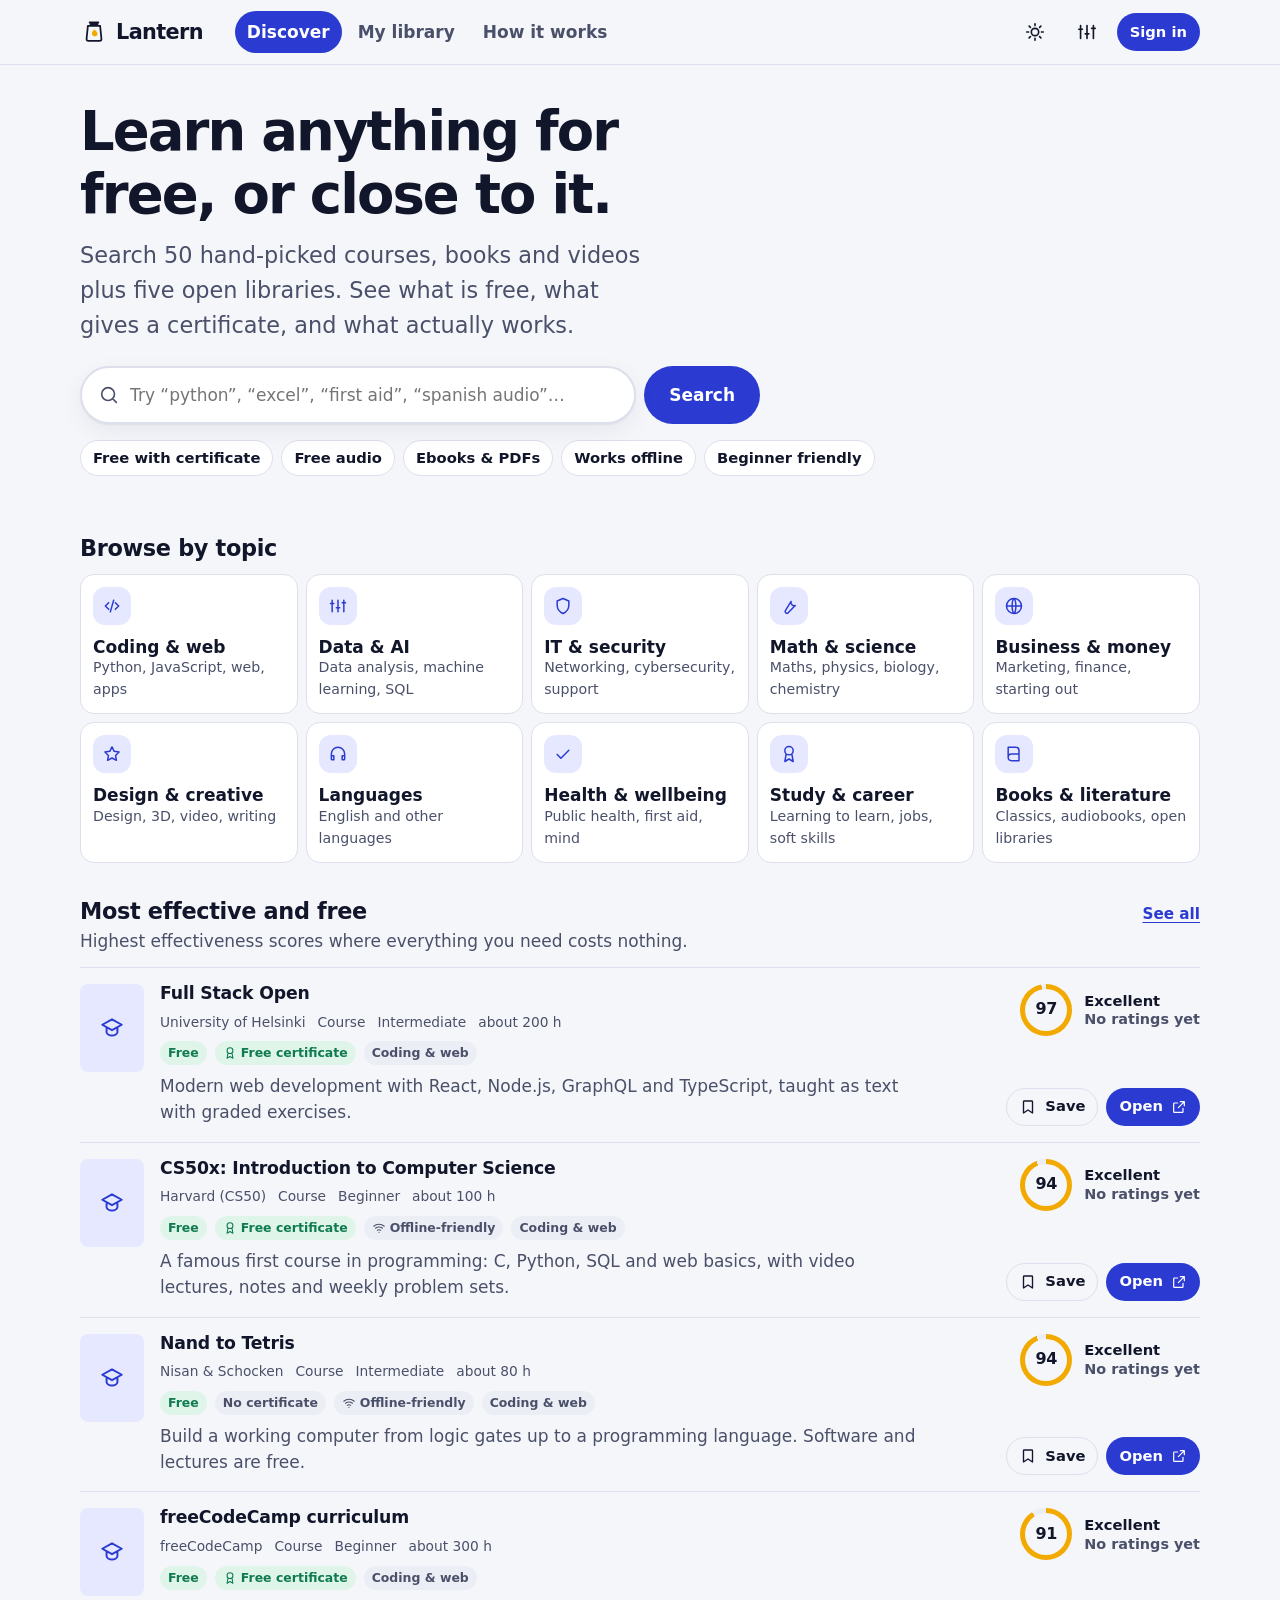
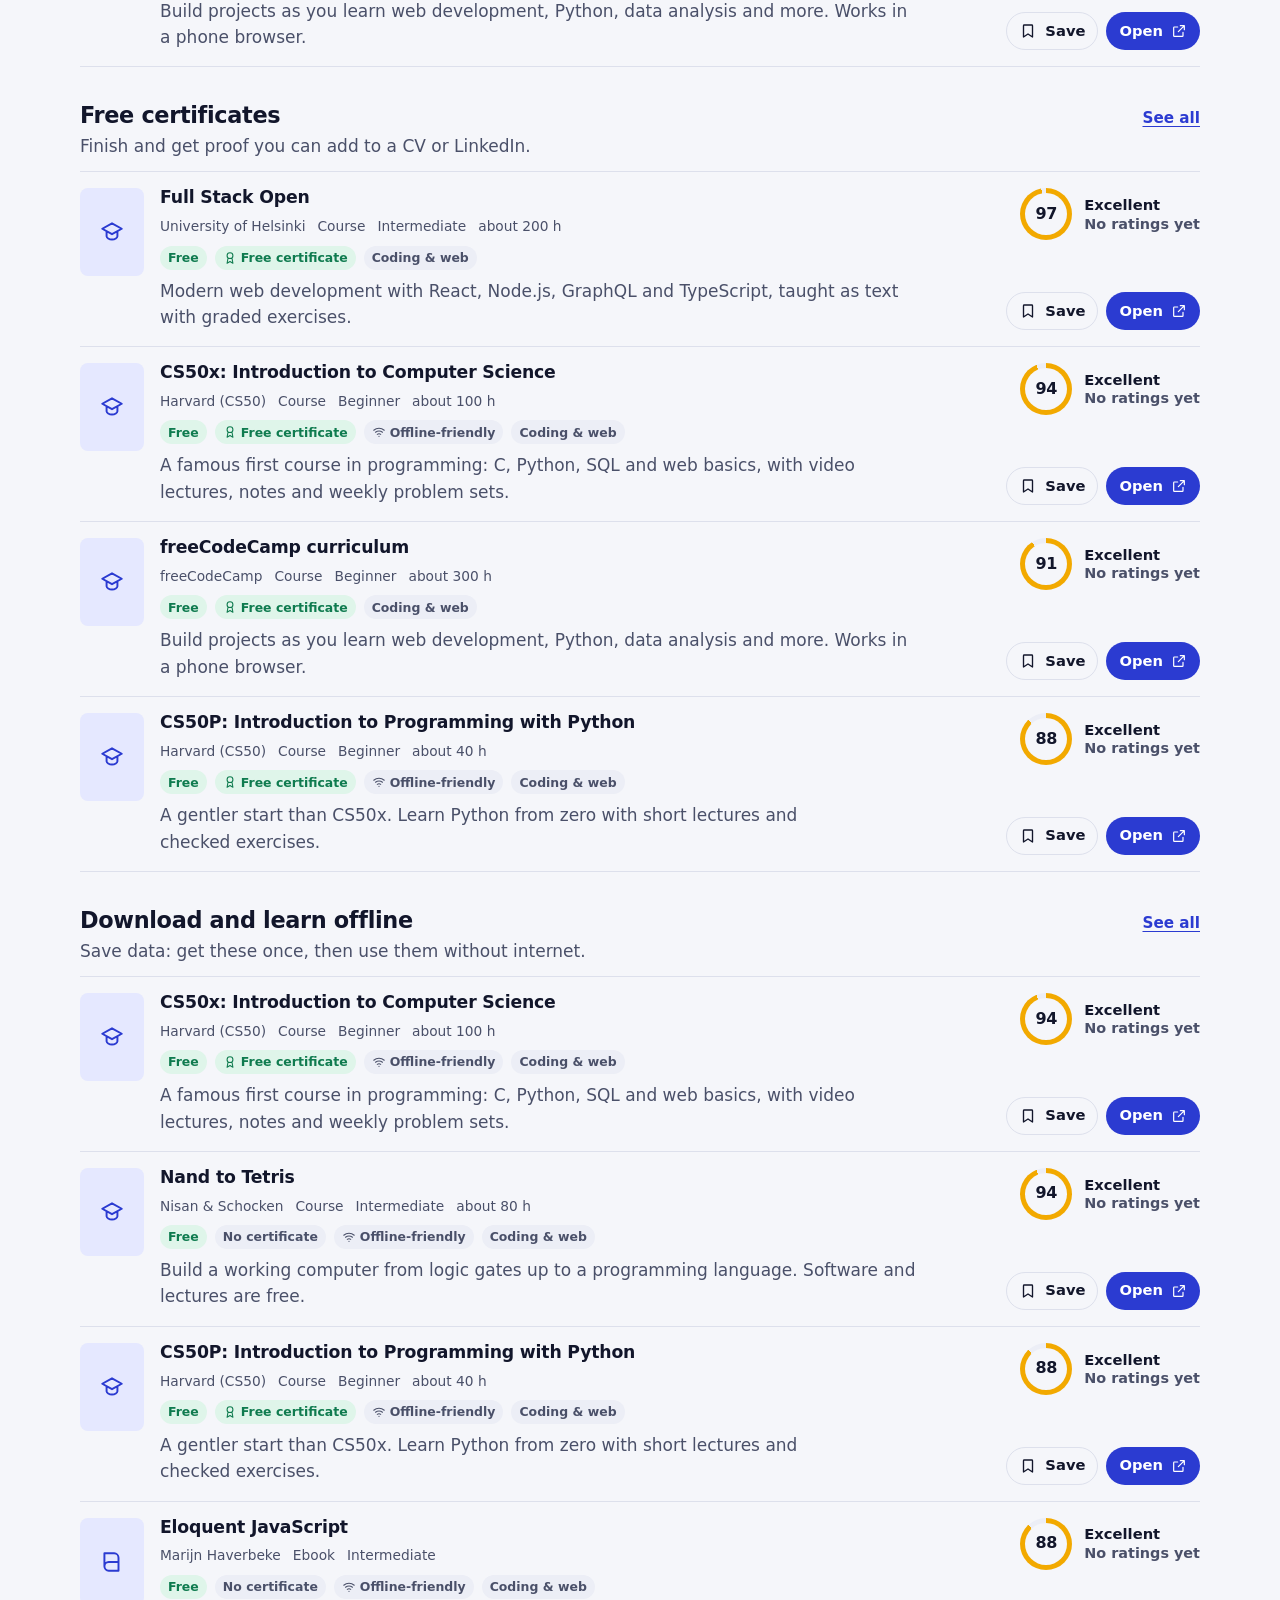
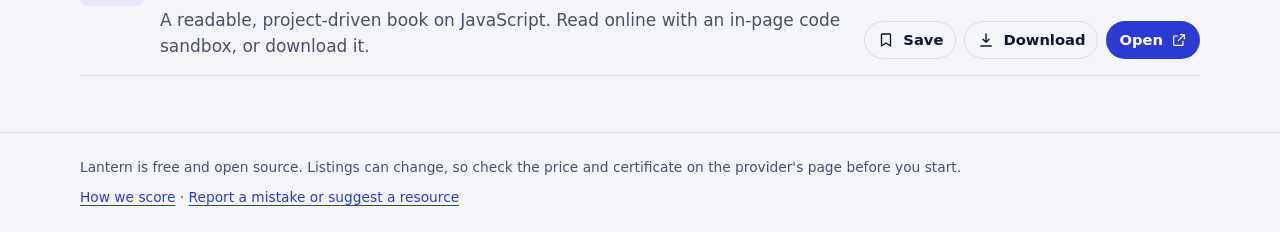
<file: index.html>
<!doctype html>
<html lang="en" data-theme="light">
<head>
  <meta charset="utf-8">
  <meta name="viewport" content="width=device-width, initial-scale=1, viewport-fit=cover">
  <!-- Content-Security-Policy: only this site's own scripts and styles run. Edit connect-src if you self-host Supabase. -->
  <meta http-equiv="Content-Security-Policy" content="default-src 'none'; script-src 'self'; style-src 'self'; img-src 'self' data: https://covers.openlibrary.org https://archive.org https://*.archive.org https://www.gutenberg.org; connect-src 'self' https://openlibrary.org https://gutendex.com https://archive.org https://en.wikiversity.org https://en.wikibooks.org https://*.supabase.co; manifest-src 'self'; worker-src 'self'; form-action 'self'; base-uri 'none'; object-src 'none'; upgrade-insecure-requests">
  <meta name="referrer" content="no-referrer">
  <meta name="color-scheme" content="light dark">
  <meta name="theme-color" content="#f5f6fa">
  <meta name="description" content="Lantern finds free and low-cost courses, ebooks, PDFs, audio and videos, shows how effective they are, and tells you if they come with a certificate.">
  <title>Lantern: free and low-cost learning</title>
  <link rel="manifest" href="manifest.webmanifest">
  <link rel="icon" href="icons/icon.svg" type="image/svg+xml">
  <link rel="apple-touch-icon" href="icons/icon-192.png">
  <script src="js/theme-init.js"></script>
  <link rel="stylesheet" href="css/tokens.css">
  <link rel="stylesheet" href="css/app.css">
  <link rel="stylesheet" href="css/components.css">
  <script type="module" src="js/app.js"></script>
</head>
<body>
  <a class="skip-link" href="#main">Skip to content</a>

  <header class="topbar">
    <div class="wrap topbar__inner">
      <a class="brand" href="#/" aria-label="Lantern home">
        <svg class="brand__mark" viewBox="0 0 32 32" width="28" height="28" aria-hidden="true">
          <path class="brand__frame" d="M11 5h10M12 5v2h8V5M9 9h14l1.5 15a2 2 0 0 1-2 2h-13a2 2 0 0 1-2-2z" fill="none" stroke="currentColor" stroke-width="2" stroke-linecap="round" stroke-linejoin="round"/>
          <path class="brand__flame" d="M16 21c-2.2-1.2-3-3-2-5 .6-1.2 1.6-1.8 2-3.2 1.8 1.4 4 3.2 4 5.4 0 1.6-1.4 2.8-4 2.8z"/>
        </svg>
        <span class="brand__name">Lantern</span>
      </a>

      <nav class="topnav" aria-label="Main">
        <a href="#/" data-nav="home">Discover</a>
        <a href="#/library" data-nav="library">My library</a>
        <a href="#/about" data-nav="about">How it works</a>
      </nav>

      <div class="topbar__tools">
        <button class="iconbtn" id="themeBtn" type="button"></button>
        <button class="iconbtn" id="settingsBtn" type="button" aria-label="Settings"></button>
        <button class="btn btn--small" id="accountBtn" type="button">Sign in</button>
      </div>
    </div>
  </header>

  <main id="main" tabindex="-1"></main>

  <footer class="footer">
    <div class="wrap footer__inner">
      <p>Lantern is free and open source. Listings can change, so check the price and certificate on the provider's page before you start.</p>
      <p><a href="#/about">How we score</a> · <a id="feedbackLink" rel="noopener noreferrer" target="_blank" href="#">Report a mistake or suggest a resource</a></p>
    </div>
  </footer>

  <nav class="tabbar" aria-label="Main (mobile)">
    <a href="#/" data-nav="home"><span data-icon="home"></span>Discover</a>
    <a href="#/search" data-nav="search"><span data-icon="search"></span>Search</a>
    <a href="#/library" data-nav="library"><span data-icon="bookmark"></span>Library</a>
    <a href="#/about" data-nav="about"><span data-icon="info"></span>About</a>
  </nav>

  <div id="toasts" role="status" aria-live="polite"></div>
  <dialog id="dialog" class="dialog" aria-labelledby="dialogTitle"></dialog>

  <noscript><p class="noscript">Lantern needs JavaScript to search and save resources. Please turn it on in your browser settings.</p></noscript>
</body>
</html>
</file>
<file: css/tokens.css>
/* Lantern — design tokens, themes and base styles.
   Themes: light, dark, night (true-black + amber, easy on eyes and OLED batteries). */

:root {
  --font: "Avenir Next", "Segoe UI Variable", "Segoe UI", system-ui, -apple-system, Roboto, "Noto Sans", sans-serif;
  --font-display: "Avenir Next", "Segoe UI Variable Display", "Segoe UI", system-ui, -apple-system, Roboto, sans-serif;

  --step--1: clamp(0.8rem, 0.78rem + 0.1vw, 0.86rem);
  --step-0: clamp(1rem, 0.97rem + 0.15vw, 1.0625rem);
  --step-1: clamp(1.2rem, 1.1rem + 0.5vw, 1.4rem);
  --step-2: clamp(1.5rem, 1.25rem + 1.2vw, 2.1rem);
  --step-3: clamp(2rem, 1.5rem + 2.6vw, 3.4rem);

  --space-1: 0.25rem;
  --space-2: 0.5rem;
  --space-3: 0.75rem;
  --space-4: 1rem;
  --space-5: 1.5rem;
  --space-6: 2.25rem;
  --space-7: 3.5rem;

  --radius-s: 8px;
  --radius-m: 14px;
  --radius-l: 22px;
  --radius-pill: 999px;

  --tap: 44px;
  --maxw: 1120px;
  --nav-h: 64px;
  --ease: cubic-bezier(0.2, 0.7, 0.2, 1);
}

:root,
:root[data-theme="light"] {
  color-scheme: light;
  --bg: #f5f6fa;
  --surface: #ffffff;
  --surface-2: #eceef6;
  --ink: #12162b;
  --ink-2: #4a5069;
  --line: #dde0ec;
  --brand: #2b3bd1;
  --brand-ink: #ffffff;
  --brand-soft: #e5e8ff;
  --glow: #f2a900;
  --glow-ink: #5a3d00;
  --glow-soft: #fff1cc;
  --good: #0f7b4f;
  --good-soft: #dff5ea;
  --warn: #8a5300;
  --warn-soft: #fff0d6;
  --bad: #b3261e;
  --shadow: 0 1px 2px rgb(18 22 43 / 0.06), 0 8px 24px rgb(18 22 43 / 0.06);
  --scrim: rgb(18 22 43 / 0.5);
}

:root[data-theme="dark"] {
  color-scheme: dark;
  --bg: #0f1222;
  --surface: #181c32;
  --surface-2: #212642;
  --ink: #eceefa;
  --ink-2: #a6accb;
  --line: #2c3252;
  --brand: #94a0ff;
  --brand-ink: #0b0f2e;
  --brand-soft: #262d5c;
  --glow: #ffc53d;
  --glow-ink: #ffe3a1;
  --glow-soft: #3a2f10;
  --good: #5fd59b;
  --good-soft: #12362a;
  --warn: #ffbf5e;
  --warn-soft: #3a2a0c;
  --bad: #ff8a80;
  --shadow: 0 1px 2px rgb(0 0 0 / 0.4), 0 8px 24px rgb(0 0 0 / 0.35);
  --scrim: rgb(0 0 0 / 0.65);
}

:root[data-theme="night"] {
  color-scheme: dark;
  --bg: #000000;
  --surface: #0b0a08;
  --surface-2: #17140f;
  --ink: #e8dfd0;
  --ink-2: #a39a8a;
  --line: #26221a;
  --brand: #e3a93b;
  --brand-ink: #120d00;
  --brand-soft: #2a2008;
  --glow: #e3a93b;
  --glow-ink: #f1d594;
  --glow-soft: #231a07;
  --good: #7fcf9f;
  --good-soft: #0e2218;
  --warn: #e3a93b;
  --warn-soft: #231a07;
  --bad: #ef8d84;
  --shadow: none;
  --scrim: rgb(0 0 0 / 0.8);
}

*,
*::before,
*::after {
  box-sizing: border-box;
}

html {
  -webkit-text-size-adjust: 100%;
  text-size-adjust: 100%;
  scroll-padding-top: calc(var(--nav-h) + 1rem);
}

body {
  margin: 0;
  min-height: 100vh;
  background: var(--bg);
  color: var(--ink);
  font-family: var(--font);
  font-size: var(--step-0);
  line-height: 1.55;
  text-rendering: optimizeLegibility;
  -webkit-font-smoothing: antialiased;
  transition: background-color 0.25s var(--ease), color 0.25s var(--ease);
}

h1, h2, h3, h4 {
  font-family: var(--font-display);
  line-height: 1.15;
  margin: 0;
  letter-spacing: -0.015em;
  text-wrap: balance;
}

p { margin: 0; text-wrap: pretty; }
ul, ol { margin: 0; padding: 0; list-style: none; }
img, svg { display: block; max-width: 100%; }
a { color: var(--brand); text-underline-offset: 3px; }
button, input, select, textarea { font: inherit; color: inherit; }
button { cursor: pointer; }

:focus-visible {
  outline: 3px solid var(--brand);
  outline-offset: 2px;
  border-radius: var(--radius-s);
}

.sr-only {
  position: absolute !important;
  width: 1px; height: 1px;
  padding: 0; margin: -1px;
  overflow: hidden; clip: rect(0 0 0 0);
  white-space: nowrap; border: 0;
}

.skip-link {
  position: absolute;
  left: var(--space-4);
  top: -100px;
  z-index: 100;
  background: var(--brand);
  color: var(--brand-ink);
  padding: var(--space-3) var(--space-4);
  border-radius: var(--radius-s);
  font-weight: 700;
}
.skip-link:focus { top: var(--space-3); }

.wrap {
  width: min(100% - 2rem, var(--maxw));
  margin-inline: auto;
}

@media (prefers-reduced-motion: reduce) {
  *, *::before, *::after {
    animation-duration: 0.01ms !important;
    animation-iteration-count: 1 !important;
    transition-duration: 0.01ms !important;
    scroll-behavior: auto !important;
  }
}

/* Data saver hides cover images to save mobile data. */
:root[data-datasaver="on"] .cover img { display: none; }
</file>
<file: css/app.css>
/* Lantern — shell, controls, home and search layouts. Components live in components.css. */

/* ---------- Top bar & mobile tab bar ---------- */
.topbar {
  position: sticky;
  top: 0;
  z-index: 20;
  background: color-mix(in srgb, var(--bg) 88%, transparent);
  backdrop-filter: saturate(1.4) blur(12px);
  border-bottom: 1px solid var(--line);
}
.topbar__inner {
  display: flex;
  align-items: center;
  gap: var(--space-4);
  min-height: var(--nav-h);
}
.brand {
  display: inline-flex;
  align-items: center;
  gap: var(--space-2);
  color: var(--ink);
  text-decoration: none;
  font-family: var(--font-display);
  font-weight: 800;
  font-size: 1.3rem;
  letter-spacing: -0.03em;
}
.brand__flame { fill: var(--glow); }
.brand__mark { color: var(--ink); }
.topnav { display: none; gap: var(--space-1); margin-left: var(--space-4); }
.topnav a {
  padding: var(--space-2) var(--space-3);
  border-radius: var(--radius-pill);
  color: var(--ink-2);
  text-decoration: none;
  font-weight: 600;
}
.topnav a:hover { color: var(--ink); background: var(--surface-2); }
.topnav a[aria-current="page"] { color: var(--brand-ink); background: var(--brand); }
.topbar__tools { margin-left: auto; display: flex; align-items: center; gap: var(--space-2); }

.tabbar {
  position: fixed;
  inset: auto 0 0 0;
  z-index: 20;
  display: grid;
  grid-template-columns: repeat(4, 1fr);
  background: var(--surface);
  border-top: 1px solid var(--line);
  padding-bottom: env(safe-area-inset-bottom);
}
.tabbar a {
  display: flex;
  flex-direction: column;
  align-items: center;
  gap: 2px;
  padding: var(--space-2) 0;
  min-height: 58px;
  justify-content: center;
  color: var(--ink-2);
  font-size: 0.75rem;
  font-weight: 600;
  text-decoration: none;
}
.tabbar a[aria-current="page"] { color: var(--brand); }
main { padding-bottom: calc(var(--space-7) + 58px + env(safe-area-inset-bottom)); outline: none; }

@media (min-width: 760px) {
  .topnav { display: flex; }
  .tabbar { display: none; }
  main { padding-bottom: var(--space-7); }
}

/* ---------- Buttons & inputs ---------- */
.btn {
  display: inline-flex;
  align-items: center;
  justify-content: center;
  gap: var(--space-2);
  min-height: var(--tap);
  padding: 0 var(--space-4);
  border: 1px solid transparent;
  border-radius: var(--radius-pill);
  background: var(--brand);
  color: var(--brand-ink);
  font-weight: 700;
  text-decoration: none;
  transition: transform 0.12s var(--ease), background-color 0.2s;
}
.btn:hover { filter: brightness(1.08); }
.btn:active { transform: scale(0.98); }
.btn--ghost { background: transparent; color: var(--ink); border-color: var(--line); }
.btn--ghost:hover { background: var(--surface-2); filter: none; }
.btn--small { min-height: 38px; padding: 0 var(--space-3); font-size: 0.92rem; }
.btn--danger { background: transparent; color: var(--bad); border-color: var(--bad); }
.btn[disabled], .btn[aria-disabled="true"] { opacity: 0.55; pointer-events: none; }
.btn--block { width: 100%; }

.iconbtn {
  display: inline-grid;
  place-items: center;
  width: var(--tap);
  height: var(--tap);
  border-radius: 50%;
  border: 1px solid transparent;
  background: transparent;
  color: var(--ink);
}
.iconbtn:hover { background: var(--surface-2); }

.field { display: grid; gap: var(--space-1); }
.field label, .field .label { font-weight: 700; font-size: 0.92rem; }
.field .hint { color: var(--ink-2); font-size: var(--step--1); }
.input, select.input, textarea.input {
  width: 100%;
  min-height: var(--tap);
  padding: 0 var(--space-4);
  background: var(--surface);
  border: 1.5px solid var(--line);
  border-radius: var(--radius-m);
  color: var(--ink);
}
textarea.input { padding: var(--space-3) var(--space-4); min-height: 90px; resize: vertical; }
.input:focus-visible { outline: 3px solid var(--brand); outline-offset: 1px; border-color: var(--brand); }
select.input { appearance: auto; padding-right: var(--space-3); }
.form-error { color: var(--bad); font-weight: 600; min-height: 1.4em; }
.form-ok { color: var(--good); font-weight: 600; }

/* ---------- Home ---------- */
.hero { padding: var(--space-6) 0 var(--space-5); }
.hero h1 { font-size: var(--step-3); font-weight: 800; letter-spacing: -0.035em; max-width: 16ch; }
.hero p.lede { margin-top: var(--space-3); color: var(--ink-2); font-size: var(--step-1); max-width: 40ch; }

.searchbar { margin-top: var(--space-5); display: flex; gap: var(--space-2); max-width: 680px; }
.searchbar__field {
  position: relative;
  flex: 1;
  display: flex;
  align-items: center;
  background: var(--surface);
  border: 2px solid var(--line);
  border-radius: var(--radius-pill);
  box-shadow: var(--shadow);
  transition: border-color 0.2s, box-shadow 0.3s;
}
.searchbar__field:focus-within {
  border-color: var(--glow);
  box-shadow: 0 0 0 5px color-mix(in srgb, var(--glow) 28%, transparent);
}
.searchbar__field .icon { position: absolute; left: var(--space-4); color: var(--ink-2); }
.searchbar input {
  width: 100%;
  min-height: 54px;
  padding: 0 var(--space-4) 0 3rem;
  border: 0;
  background: transparent;
  border-radius: var(--radius-pill);
  outline: none;
}
.searchbar .btn { min-height: 54px; padding: 0 var(--space-5); }

.quick { margin-top: var(--space-4); display: flex; flex-wrap: wrap; gap: var(--space-2); }
.chip {
  display: inline-flex;
  align-items: center;
  gap: var(--space-2);
  min-height: 36px;
  padding: 0 var(--space-3);
  border: 1px solid var(--line);
  border-radius: var(--radius-pill);
  background: var(--surface);
  color: var(--ink);
  font-size: 0.92rem;
  font-weight: 600;
  text-decoration: none;
}
.chip:hover { border-color: var(--brand); }
.chip[aria-pressed="true"], .chip[aria-current="true"] { background: var(--brand); color: var(--brand-ink); border-color: var(--brand); }

.section { margin-top: var(--space-6); }
.section__head { display: flex; align-items: baseline; justify-content: space-between; gap: var(--space-3); margin-bottom: var(--space-3); }
.section__head h2 { font-size: var(--step-1); }
.section__head a { font-weight: 600; font-size: 0.95rem; }
.section__sub { color: var(--ink-2); margin-top: var(--space-1); }

.cats { display: grid; grid-template-columns: repeat(2, 1fr); gap: var(--space-2); }
.cat {
  display: flex;
  align-items: center;
  gap: var(--space-3);
  min-height: 64px;
  padding: var(--space-3);
  background: var(--surface);
  border: 1px solid var(--line);
  border-radius: var(--radius-m);
  color: var(--ink);
  text-decoration: none;
}
.cat:hover { border-color: var(--brand); }
.cat__icon { display: grid; place-items: center; flex: none; width: 38px; height: 38px; border-radius: 12px; background: var(--brand-soft); color: var(--brand); }
.cat strong { display: block; line-height: 1.2; }
.cat small { display: none; color: var(--ink-2); }
@media (min-width: 640px) { .cats { grid-template-columns: repeat(3, 1fr); } .cat small { display: block; } }
@media (min-width: 960px) { .cats { grid-template-columns: repeat(5, 1fr); } .cat { align-items: flex-start; flex-direction: column; min-height: 120px; } }

/* ---------- Search page ---------- */
.searchpage { padding-top: var(--space-5); }
.searchpage .searchbar { margin-top: 0; max-width: none; }
.layout { display: grid; gap: var(--space-5); margin-top: var(--space-4); }
.filters { display: grid; gap: var(--space-4); }
.filters[hidden] { display: none; }
.filters fieldset { border: 0; padding: 0; margin: 0; display: grid; gap: var(--space-2); }
.filters legend { font-weight: 800; margin-bottom: var(--space-2); padding: 0; }
.check { display: flex; align-items: center; gap: var(--space-2); min-height: 32px; cursor: pointer; }
.check input { width: 20px; height: 20px; accent-color: var(--brand); }
.filterbtn { display: inline-flex; }
.resultsbar { display: flex; flex-wrap: wrap; align-items: center; justify-content: space-between; gap: var(--space-3); }
.resultsbar select { width: auto; min-width: 170px; }
.activefilters { display: flex; flex-wrap: wrap; gap: var(--space-2); margin-top: var(--space-3); }

@media (min-width: 900px) {
  .layout { grid-template-columns: 230px 1fr; align-items: start; }
  .filters { position: sticky; top: calc(var(--nav-h) + var(--space-4)); }
  .filters[hidden] { display: grid; }
  .filterbtn { display: none; }
}

/* ---------- About / prose ---------- */
.prose { max-width: 68ch; padding-top: var(--space-6); }
.prose h1 { font-size: var(--step-2); margin-bottom: var(--space-3); }
.prose h2 { font-size: var(--step-1); margin: var(--space-6) 0 var(--space-2); }
.prose p, .prose li { color: var(--ink-2); }
.prose p + p { margin-top: var(--space-3); }
.prose ul { list-style: disc; padding-left: 1.25rem; display: grid; gap: var(--space-2); margin-top: var(--space-2); }
.prose strong { color: var(--ink); }

.footer { border-top: 1px solid var(--line); padding: var(--space-5) 0 calc(var(--space-5) + 58px); color: var(--ink-2); font-size: var(--step--1); }
.footer__inner { display: grid; gap: var(--space-2); }
@media (min-width: 760px) { .footer { padding-bottom: var(--space-5); } }

.noscript { padding: var(--space-5); text-align: center; font-weight: 700; }
</file>
<file: css/components.css>
/* Lantern — result rows, badges, score ring, dialogs, library, toasts. */

/* ---------- Result rows (a list, not a wall of identical cards) ---------- */
.rows { display: grid; }
.row {
  display: grid;
  grid-template-columns: 56px 1fr;
  gap: var(--space-3) var(--space-4);
  padding: var(--space-4) 0;
  border-bottom: 1px solid var(--line);
}
.row:first-child { border-top: 1px solid var(--line); }
.cover {
  position: relative;
  display: grid;
  place-items: center;
  width: 56px;
  height: 76px;
  border-radius: var(--radius-s);
  background: var(--brand-soft);
  color: var(--brand);
  overflow: hidden;
}
.cover img { position: absolute; inset: 0; width: 100%; height: 100%; object-fit: cover; }
.row__main { min-width: 0; display: grid; gap: var(--space-2); }
.row__title { font-size: 1.08rem; font-weight: 750; letter-spacing: -0.01em; }
.row__title button {
  all: unset;
  cursor: pointer;
  color: var(--ink);
  border-radius: var(--radius-s);
}
.row__title button:hover { text-decoration: underline; text-decoration-color: var(--glow); text-decoration-thickness: 3px; text-underline-offset: 4px; }
.row__title button:focus-visible { outline: 3px solid var(--brand); outline-offset: 2px; }
.row__meta { color: var(--ink-2); font-size: var(--step--1); display: flex; flex-wrap: wrap; gap: var(--space-1) var(--space-3); }
.row__desc { color: var(--ink-2); display: -webkit-box; -webkit-line-clamp: 2; -webkit-box-orient: vertical; overflow: hidden; max-width: 70ch; }
.row__badges { display: flex; flex-wrap: wrap; gap: var(--space-2); }
.row__side { grid-column: 1 / -1; display: flex; align-items: center; justify-content: space-between; gap: var(--space-3); flex-wrap: wrap; }
.row__actions { display: flex; gap: var(--space-2); flex-wrap: wrap; }

@media (min-width: 720px) {
  .row { grid-template-columns: 64px 1fr auto; }
  .cover { width: 64px; height: 88px; }
  .row__side { grid-column: auto; flex-direction: column; align-items: flex-end; justify-content: space-between; }
}

.badge {
  display: inline-flex;
  align-items: center;
  gap: 4px;
  min-height: 24px;
  padding: 0 var(--space-2);
  border-radius: var(--radius-pill);
  font-size: 0.78rem;
  font-weight: 700;
  background: var(--surface-2);
  color: var(--ink-2);
}
.badge--good { background: var(--good-soft); color: var(--good); }
.badge--warn { background: var(--warn-soft); color: var(--warn); }
.badge--bad { background: var(--surface-2); color: var(--ink); box-shadow: inset 0 0 0 1px var(--line); }
.badge--muted { background: var(--surface-2); color: var(--ink-2); }

/* ---------- Effectiveness ring ---------- */
.score { display: flex; align-items: center; gap: var(--space-3); }
.ring {
  --p: 0;
  position: relative;
  display: grid;
  place-items: center;
  flex: none;
  width: 52px;
  height: 52px;
  border-radius: 50%;
  background: conic-gradient(var(--glow) calc(var(--p) * 1%), var(--surface-2) 0);
}
.ring::before { content: ""; position: absolute; inset: 5px; border-radius: 50%; background: var(--bg); }
.ring b { position: relative; font-size: 1rem; font-family: var(--font-display); letter-spacing: -0.02em; }
.ring--big { width: 84px; height: 84px; }
.ring--big::before { inset: 7px; }
.ring--big b { font-size: 1.6rem; }
.score__text { display: grid; line-height: 1.25; font-size: var(--step--1); }
.score__text strong { font-size: 0.92rem; }
.score__text span { color: var(--ink-2); }
.stars { display: inline-flex; align-items: center; gap: 4px; color: var(--ink); font-weight: 700; font-size: 0.9rem; }
.stars .icon { color: var(--glow); fill: var(--glow); }

/* ---------- Save button ---------- */
.savebtn[aria-pressed="true"] { background: var(--brand-soft); color: var(--brand); border-color: var(--brand); }
.savebtn[aria-pressed="true"] .icon { fill: currentColor; }

/* ---------- Dialog ---------- */
.dialog {
  width: min(100% - 1rem, 640px);
  max-height: min(92vh, 900px);
  padding: 0;
  border: 1px solid var(--line);
  border-radius: var(--radius-l);
  background: var(--bg);
  color: var(--ink);
  box-shadow: var(--shadow);
  overflow: hidden;
}
.dialog[open] { display: flex; flex-direction: column; animation: dialog-in 0.22s var(--ease); }
.dialog::backdrop { background: var(--scrim); }
@keyframes dialog-in { from { opacity: 0; transform: translateY(14px); } to { opacity: 1; transform: none; } }
.dialog__head { display: flex; align-items: flex-start; justify-content: space-between; gap: var(--space-3); padding: var(--space-4) var(--space-4) var(--space-3); border-bottom: 1px solid var(--line); }
.dialog__head h2 { font-size: var(--step-1); }
.dialog__body { padding: var(--space-4); overflow-y: auto; display: grid; gap: var(--space-5); align-content: start; }
.dialog__foot { padding: var(--space-3) var(--space-4); border-top: 1px solid var(--line); display: flex; flex-wrap: wrap; gap: var(--space-2); justify-content: flex-end; }
@media (max-width: 600px) {
  .dialog { width: 100%; max-height: 94vh; margin: auto 0 0; border-radius: var(--radius-l) var(--radius-l) 0 0; }
}

.block h3 { font-size: 1rem; margin-bottom: var(--space-2); }
.block p { color: var(--ink-2); }
.parts { display: grid; gap: var(--space-3); }
.part { display: grid; gap: 4px; }
.part__top { display: flex; justify-content: space-between; font-weight: 700; font-size: 0.92rem; }
.bar { height: 8px; border-radius: var(--radius-pill); background: var(--surface-2); overflow: hidden; }
.bar > i { display: block; height: 100%; width: calc(var(--w, 0) * 1%); background: var(--glow); border-radius: inherit; }
.part small { color: var(--ink-2); }

.tabs { display: flex; gap: var(--space-1); padding: 4px; background: var(--surface-2); border-radius: var(--radius-pill); }
.tabs button { flex: 1; min-height: 40px; border: 0; border-radius: var(--radius-pill); background: transparent; font-weight: 700; color: var(--ink-2); }
.tabs button[aria-selected="true"] { background: var(--surface); color: var(--ink); box-shadow: var(--shadow); }

.social { display: grid; gap: var(--space-2); }
.divider { display: flex; align-items: center; gap: var(--space-3); color: var(--ink-2); font-size: var(--step--1); }
.divider::before, .divider::after { content: ""; height: 1px; flex: 1; background: var(--line); }
.stack { display: grid; gap: var(--space-3); }

.seg { display: grid; grid-template-columns: repeat(3, 1fr); gap: var(--space-2); }
.seg button { min-height: 64px; display: grid; place-items: center; gap: 2px; border: 1.5px solid var(--line); border-radius: var(--radius-m); background: var(--surface); font-weight: 700; }
.seg button[aria-pressed="true"] { border-color: var(--brand); background: var(--brand-soft); color: var(--brand); }

.rate { display: flex; gap: 2px; }
.rate button { border: 0; background: transparent; padding: 6px; color: var(--ink-2); border-radius: 50%; }
.rate button[aria-checked="true"], .rate button.on { color: var(--glow); }
.rate button .icon { width: 28px; height: 28px; }
.rate button.on .icon { fill: currentColor; }
.review { padding: var(--space-3) 0; border-top: 1px solid var(--line); display: grid; gap: 4px; }
.review small { color: var(--ink-2); }

/* ---------- Library ---------- */
.libhead { padding-top: var(--space-5); display: grid; gap: var(--space-3); }
.libhead h1 { font-size: var(--step-2); }
.collections { display: flex; gap: var(--space-2); overflow-x: auto; padding-bottom: var(--space-2); scrollbar-width: thin; }
.collections .chip { flex: none; }
.status-select { min-height: 36px; width: auto; padding: 0 var(--space-2); font-size: 0.9rem; border-radius: var(--radius-pill); }
.nudge { display: flex; flex-wrap: wrap; align-items: center; justify-content: space-between; gap: var(--space-3); padding: var(--space-4); border-radius: var(--radius-m); background: var(--glow-soft); color: var(--glow-ink); font-weight: 600; }
.empty { padding: var(--space-7) var(--space-4); text-align: center; display: grid; gap: var(--space-3); justify-items: center; color: var(--ink-2); }
.empty h2 { color: var(--ink); font-size: var(--step-1); }

.skeleton { height: 108px; border-bottom: 1px solid var(--line); background: linear-gradient(90deg, transparent, var(--surface-2), transparent) 0 0 / 200% 100%; animation: shimmer 1.4s linear infinite; }
@keyframes shimmer { from { background-position: 200% 0; } to { background-position: -200% 0; } }
.notice { padding: var(--space-3) var(--space-4); border-radius: var(--radius-m); background: var(--warn-soft); color: var(--warn); font-weight: 600; margin-top: var(--space-3); }
.divider-label { margin: var(--space-5) 0 var(--space-1); font-weight: 800; color: var(--ink-2); font-size: 0.92rem; }

/* ---------- Toasts ---------- */
#toasts { position: fixed; z-index: 60; left: 0; right: 0; bottom: calc(70px + env(safe-area-inset-bottom)); display: grid; justify-items: center; gap: var(--space-2); pointer-events: none; padding: 0 var(--space-3); }
@media (min-width: 760px) { #toasts { bottom: var(--space-5); } }
.toast--action { display: flex; align-items: center; gap: var(--space-3); }
.toast--action .btn { background: var(--glow); color: #1a1200; }
.toast { pointer-events: auto; max-width: 440px; padding: var(--space-3) var(--space-4); border-radius: var(--radius-m); background: var(--ink); color: var(--bg); font-weight: 600; box-shadow: var(--shadow); animation: dialog-in 0.2s var(--ease); }
</file>
